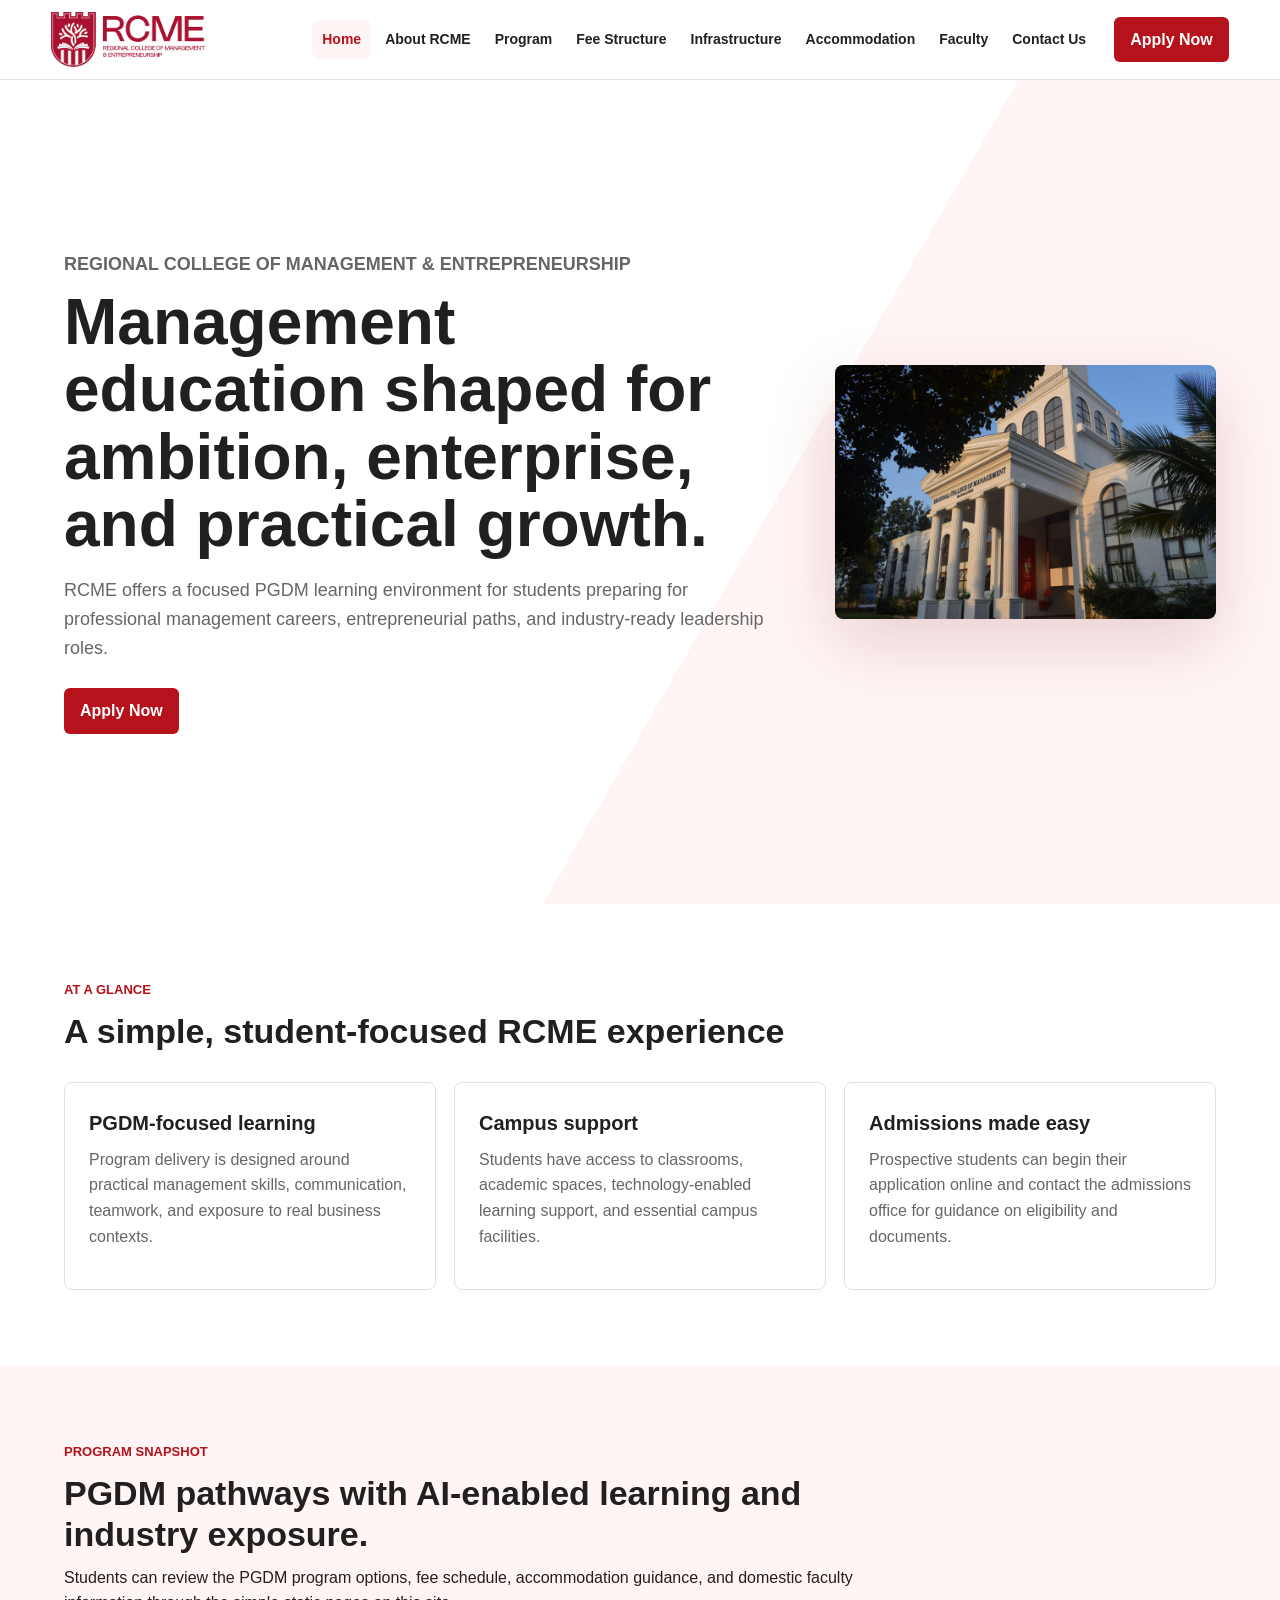
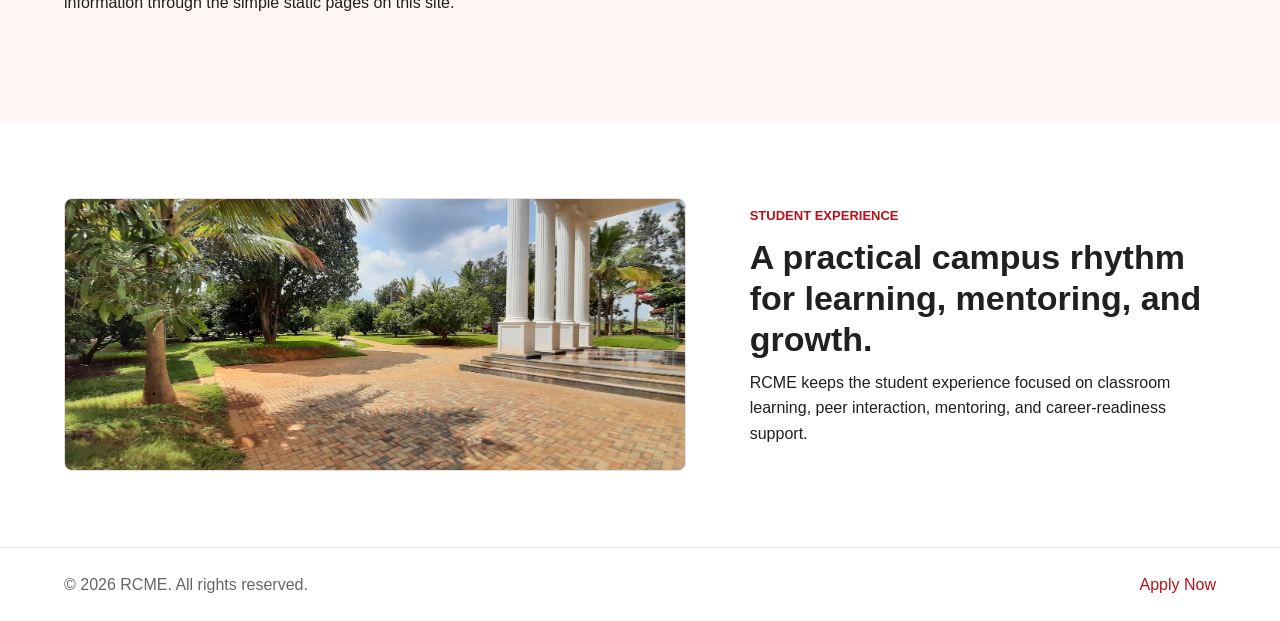
<file: index.html>
<!doctype html>
<html lang="en">
<head>
  <meta charset="utf-8">
  <meta name="viewport" content="width=device-width, initial-scale=1">
  <title>RCME | Home</title>
  <meta name="description" content="RCME official static website with program, fee, campus, accommodation, faculty, and contact information.">
  <link rel="stylesheet" href="css/styles.css">
</head>
<body>
  <header class="site-header">
    <a class="brand" href="index.html" aria-label="RCME home">
      <img src="assets/rcme_primary_red_transparent.png" alt="RCME logo">
    </a>
    <button class="nav-toggle" type="button" aria-expanded="false" aria-controls="site-nav">Menu</button>
    <nav class="site-nav" id="site-nav" aria-label="Primary navigation">
      <a href="index.html" aria-current="page">Home</a>
      <a href="about.html">About RCME</a>
      <a href="program.html">Program</a>
      <a href="fee-structure.html">Fee Structure</a>
      <a href="infra.html">Infrastructure</a>
      <a href="accommodation.html">Accommodation</a>
      <a href="faculty-domestic.html">Faculty</a>
      <a href="contact.html">Contact Us</a>
    </nav>
    <a class="apply-link" href="https://apply.rcmb.in">Apply Now</a>
  </header>

  <main>
    <section class="hero">
      <div class="hero-content">
        <p class="eyebrow">Regional College of Management & Entrepreneurship</p>
        <h1>Management education shaped for ambition, enterprise, and practical growth.</h1>
        <p>RCME offers a focused PGDM learning environment for students preparing for professional management careers, entrepreneurial paths, and industry-ready leadership roles.</p>
        <div class="hero-actions">
          <a class="button primary" href="https://apply.rcmb.in">Apply Now</a>
        </div>
      </div>
      <div class="hero-photo">
        <img src="assets/home-hero.jpg" alt="RCME campus learning environment">
      </div>
    </section>

    <section class="section">
      <div class="section-heading">
        <p class="eyebrow">At a glance</p>
        <h2>A simple, student-focused RCME experience</h2>
      </div>
      <div class="feature-grid">
        <article class="feature-card">
          <h3>PGDM-focused learning</h3>
          <p>Program delivery is designed around practical management skills, communication, teamwork, and exposure to real business contexts.</p>
        </article>
        <article class="feature-card">
          <h3>Campus support</h3>
          <p>Students have access to classrooms, academic spaces, technology-enabled learning support, and essential campus facilities.</p>
        </article>
        <article class="feature-card">
          <h3>Admissions made easy</h3>
          <p>Prospective students can begin their application online and contact the admissions office for guidance on eligibility and documents.</p>
        </article>
      </div>
    </section>

    <section class="section section-soft">
      <div class="section-heading">
        <p class="eyebrow">Program Snapshot</p>
        <h2>PGDM pathways with AI-enabled learning and industry exposure.</h2>
        <p>Students can review the PGDM program options, fee schedule, accommodation guidance, and domestic faculty information through the simple static pages on this site.</p>
      </div>
    </section>

    <section class="section home-visual-section">
      <figure class="home-feature-image">
        <img src="assets/home-feature.jpg" alt="RCME student experience">
      </figure>
      <div class="home-feature-copy">
        <p class="eyebrow">Student Experience</p>
        <h2>A practical campus rhythm for learning, mentoring, and growth.</h2>
        <p>RCME keeps the student experience focused on classroom learning, peer interaction, mentoring, and career-readiness support.</p>
      </div>
    </section>
  </main>

  <footer class="site-footer">
    <p>&copy; 2026 RCME. All rights reserved.</p>
    <a href="https://apply.rcmb.in">Apply Now</a>
  </footer>

  <script src="js/main.js"></script>
</body>
</html>
</file>
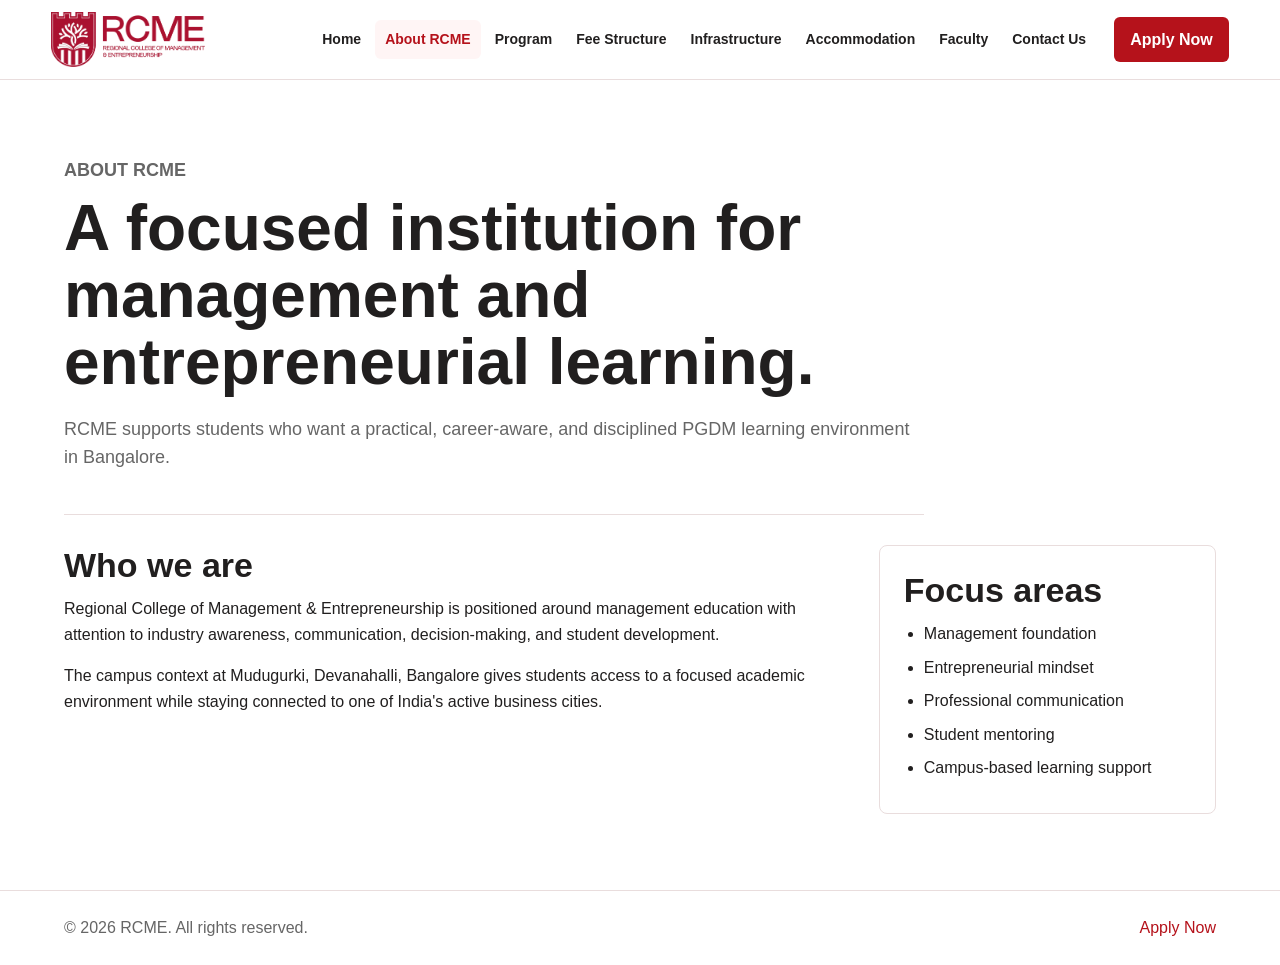
<file: about.html>
<!doctype html>
<html lang="en">
<head>
  <meta charset="utf-8">
  <meta name="viewport" content="width=device-width, initial-scale=1">
  <title>About RCME | RCME</title>
  <meta name="description" content="Learn about RCME, its academic focus, student support, and management education approach.">
  <link rel="stylesheet" href="css/styles.css">
</head>
<body>
  <header class="site-header">
    <a class="brand" href="index.html" aria-label="RCME home">
      <img src="assets/rcme_primary_red_transparent.png" alt="RCME logo">
    </a>
    <button class="nav-toggle" type="button" aria-expanded="false" aria-controls="site-nav">Menu</button>
    <nav class="site-nav" id="site-nav" aria-label="Primary navigation">
      <a href="index.html">Home</a>
      <a href="about.html" aria-current="page">About RCME</a>
      <a href="program.html">Program</a>
      <a href="fee-structure.html">Fee Structure</a>
      <a href="infra.html">Infrastructure</a>
      <a href="accommodation.html">Accommodation</a>
      <a href="faculty-domestic.html">Faculty</a>
      <a href="contact.html">Contact Us</a>
    </nav>
    <a class="apply-link" href="https://apply.rcmb.in">Apply Now</a>
  </header>

  <main class="page">
    <section class="page-hero">
      <p class="eyebrow">About RCME</p>
      <h1>A focused institution for management and entrepreneurial learning.</h1>
      <p>RCME supports students who want a practical, career-aware, and disciplined PGDM learning environment in Bangalore.</p>
    </section>

    <section class="content-grid">
      <article>
        <h2>Who we are</h2>
        <p>Regional College of Management & Entrepreneurship is positioned around management education with attention to industry awareness, communication, decision-making, and student development.</p>
        <p>The campus context at Mudugurki, Devanahalli, Bangalore gives students access to a focused academic environment while staying connected to one of India's active business cities.</p>
      </article>
      <aside class="info-panel">
        <h2>Focus areas</h2>
        <ul class="check-list">
          <li>Management foundation</li>
          <li>Entrepreneurial mindset</li>
          <li>Professional communication</li>
          <li>Student mentoring</li>
          <li>Campus-based learning support</li>
        </ul>
      </aside>
    </section>
  </main>

  <footer class="site-footer">
    <p>&copy; 2026 RCME. All rights reserved.</p>
    <a href="https://apply.rcmb.in">Apply Now</a>
  </footer>

  <script src="js/main.js"></script>
</body>
</html>
</file>
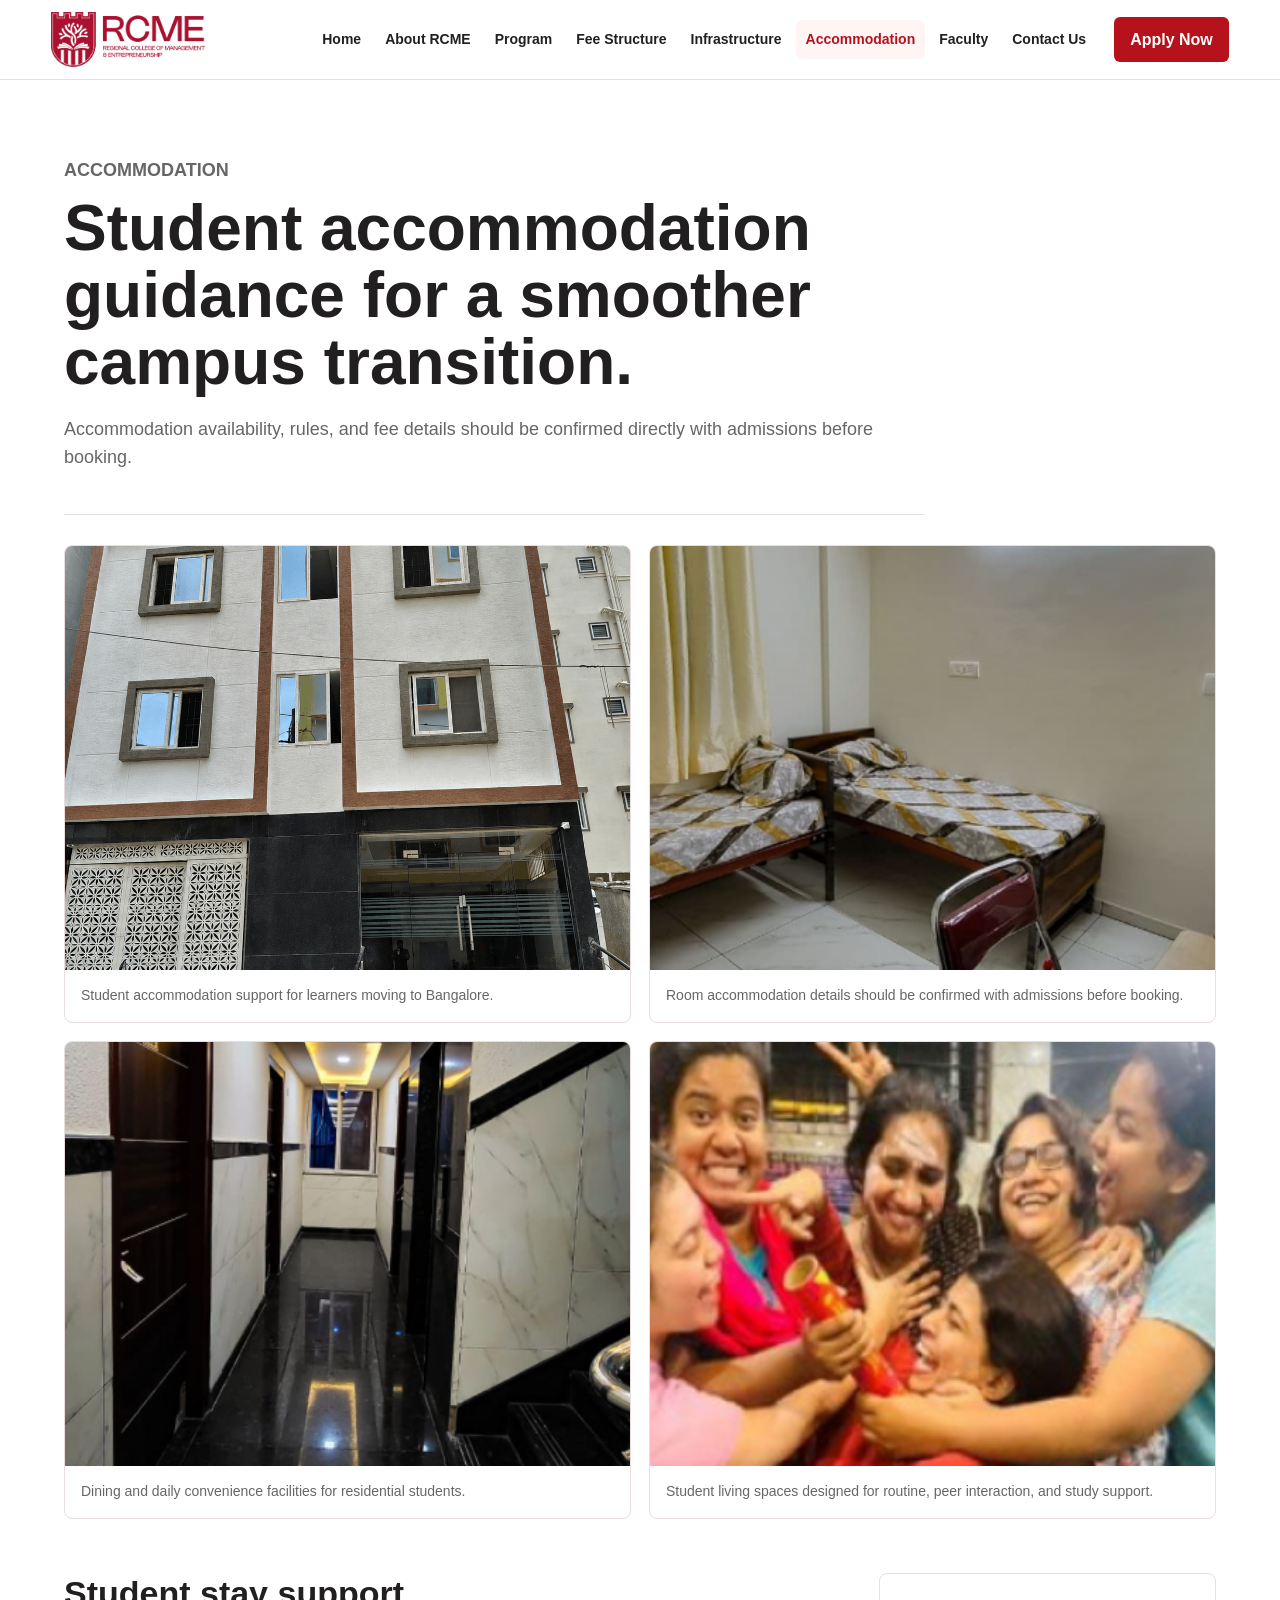
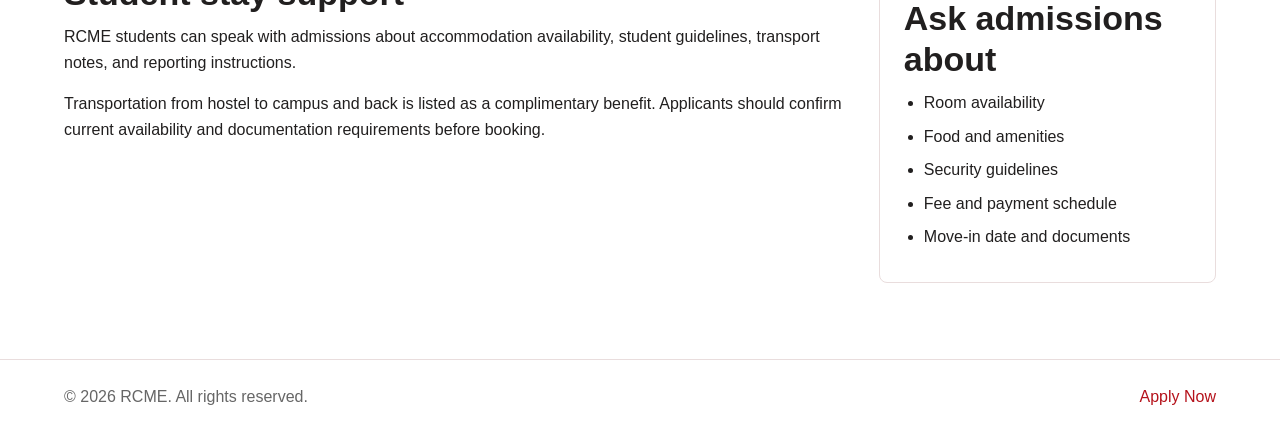
<file: accommodation.html>
<!doctype html>
<html lang="en">
<head>
  <meta charset="utf-8">
  <meta name="viewport" content="width=device-width, initial-scale=1">
  <title>Accommodation | RCME</title>
  <meta name="description" content="RCME accommodation information for students.">
  <link rel="stylesheet" href="css/styles.css">
</head>
<body>
  <header class="site-header">
    <a class="brand" href="index.html" aria-label="RCME home">
      <img src="assets/rcme_primary_red_transparent.png" alt="RCME logo">
    </a>
    <button class="nav-toggle" type="button" aria-expanded="false" aria-controls="site-nav">Menu</button>
    <nav class="site-nav" id="site-nav" aria-label="Primary navigation">
      <a href="index.html">Home</a>
      <a href="about.html">About RCME</a>
      <a href="program.html">Program</a>
      <a href="fee-structure.html">Fee Structure</a>
      <a href="infra.html">Infrastructure</a>
      <a href="accommodation.html" aria-current="page">Accommodation</a>
      <a href="faculty-domestic.html">Faculty</a>
      <a href="contact.html">Contact Us</a>
    </nav>
    <a class="apply-link" href="https://apply.rcmb.in">Apply Now</a>
  </header>

  <main class="page">
    <section class="page-hero">
      <p class="eyebrow">Accommodation</p>
      <h1>Student accommodation guidance for a smoother campus transition.</h1>
      <p>Accommodation availability, rules, and fee details should be confirmed directly with admissions before booking.</p>
    </section>

    <section class="media-grid" aria-label="RCME accommodation gallery">
      <figure class="media-card">
        <img src="assets/campus/hostel.png" alt="Student hostel accommodation">
        <figcaption>Student accommodation support for learners moving to Bangalore.</figcaption>
      </figure>
      <figure class="media-card">
        <img src="assets/campus/room-accommodation.jpg" alt="Hostel room accommodation">
        <figcaption>Room accommodation details should be confirmed with admissions before booking.</figcaption>
      </figure>
      <figure class="media-card">
        <img src="assets/campus/dining.jpg" alt="Dining facility for students">
        <figcaption>Dining and daily convenience facilities for residential students.</figcaption>
      </figure>
      <figure class="media-card">
        <img src="assets/campus/hostel-life.jpg" alt="Student life at hostel accommodation">
        <figcaption>Student living spaces designed for routine, peer interaction, and study support.</figcaption>
      </figure>
    </section>

    <section class="content-grid">
      <article>
        <h2>Student stay support</h2>
        <p>RCME students can speak with admissions about accommodation availability, student guidelines, transport notes, and reporting instructions.</p>
        <p>Transportation from hostel to campus and back is listed as a complimentary benefit. Applicants should confirm current availability and documentation requirements before booking.</p>
      </article>
      <aside class="info-panel">
        <h2>Ask admissions about</h2>
        <ul class="check-list">
          <li>Room availability</li>
          <li>Food and amenities</li>
          <li>Security guidelines</li>
          <li>Fee and payment schedule</li>
          <li>Move-in date and documents</li>
        </ul>
      </aside>
    </section>
  </main>

  <footer class="site-footer">
    <p>&copy; 2026 RCME. All rights reserved.</p>
    <a href="https://apply.rcmb.in">Apply Now</a>
  </footer>

  <script src="js/main.js"></script>
</body>
</html>
</file>
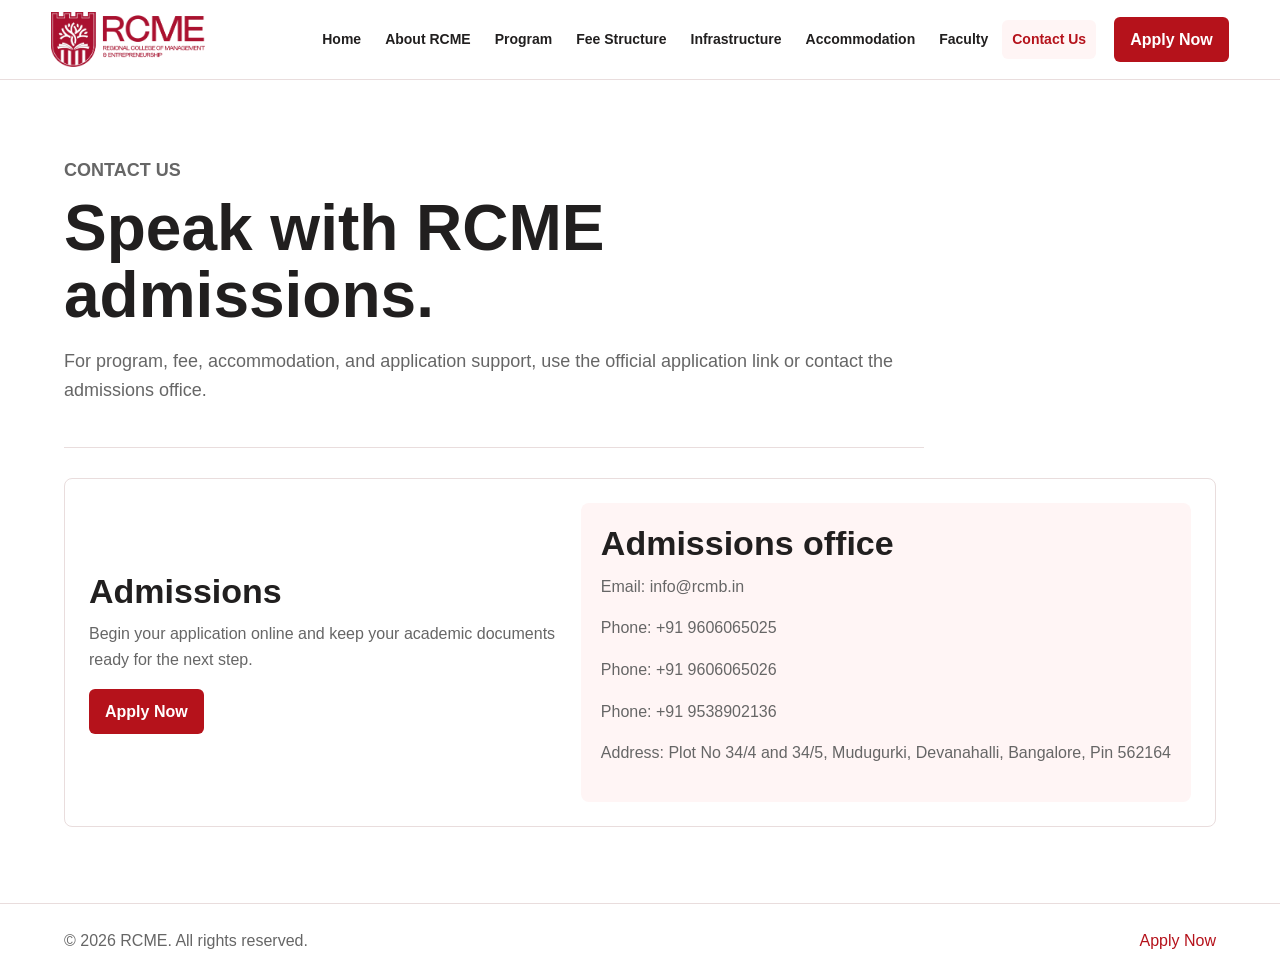
<file: contact.html>
<!doctype html>
<html lang="en">
<head>
  <meta charset="utf-8">
  <meta name="viewport" content="width=device-width, initial-scale=1">
  <title>Contact Us | RCME</title>
  <meta name="description" content="Contact RCME admissions and start your application online.">
  <link rel="stylesheet" href="css/styles.css">
</head>
<body>
  <header class="site-header">
    <a class="brand" href="index.html" aria-label="RCME home">
      <img src="assets/rcme_primary_red_transparent.png" alt="RCME logo">
    </a>
    <button class="nav-toggle" type="button" aria-expanded="false" aria-controls="site-nav">Menu</button>
    <nav class="site-nav" id="site-nav" aria-label="Primary navigation">
      <a href="index.html">Home</a>
      <a href="about.html">About RCME</a>
      <a href="program.html">Program</a>
      <a href="fee-structure.html">Fee Structure</a>
      <a href="infra.html">Infrastructure</a>
      <a href="accommodation.html">Accommodation</a>
      <a href="faculty-domestic.html">Faculty</a>
      <a href="contact.html" aria-current="page">Contact Us</a>
    </nav>
    <a class="apply-link" href="https://apply.rcmb.in">Apply Now</a>
  </header>

  <main class="page">
    <section class="page-hero">
      <p class="eyebrow">Contact Us</p>
      <h1>Speak with RCME admissions.</h1>
      <p>For program, fee, accommodation, and application support, use the official application link or contact the admissions office.</p>
    </section>

    <section class="contact-panel">
      <div>
        <h2>Admissions</h2>
        <p>Begin your application online and keep your academic documents ready for the next step.</p>
        <a class="button primary" href="https://apply.rcmb.in">Apply Now</a>
      </div>
      <div class="contact-details">
        <h2>Admissions office</h2>
        <p>Email: info@rcmb.in</p>
        <p>Phone: +91 9606065025</p>
        <p>Phone: +91 9606065026</p>
        <p>Phone: +91 9538902136</p>
        <p>Address: Plot No 34/4 and 34/5, Mudugurki, Devanahalli, Bangalore, Pin 562164</p>
      </div>
    </section>
  </main>

  <footer class="site-footer">
    <p>&copy; 2026 RCME. All rights reserved.</p>
    <a href="https://apply.rcmb.in">Apply Now</a>
  </footer>

  <script src="js/main.js"></script>
</body>
</html>
</file>
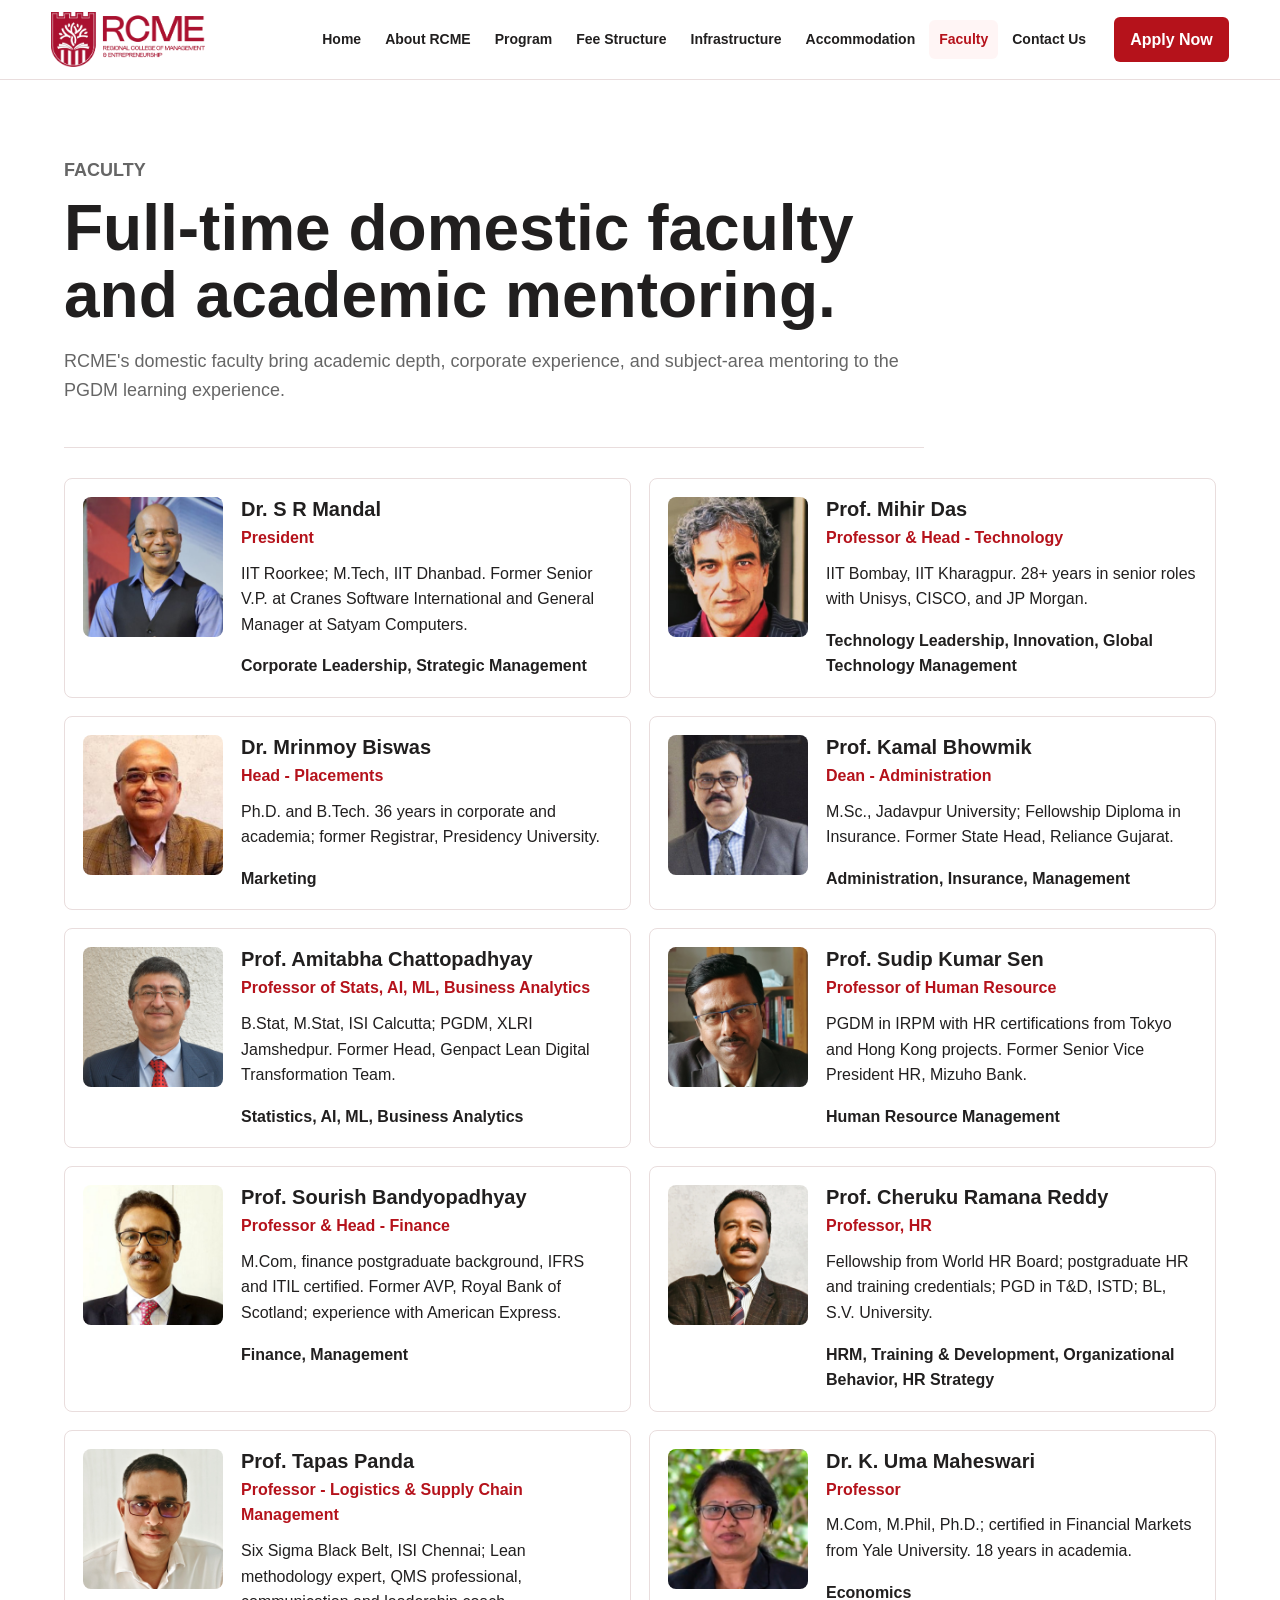
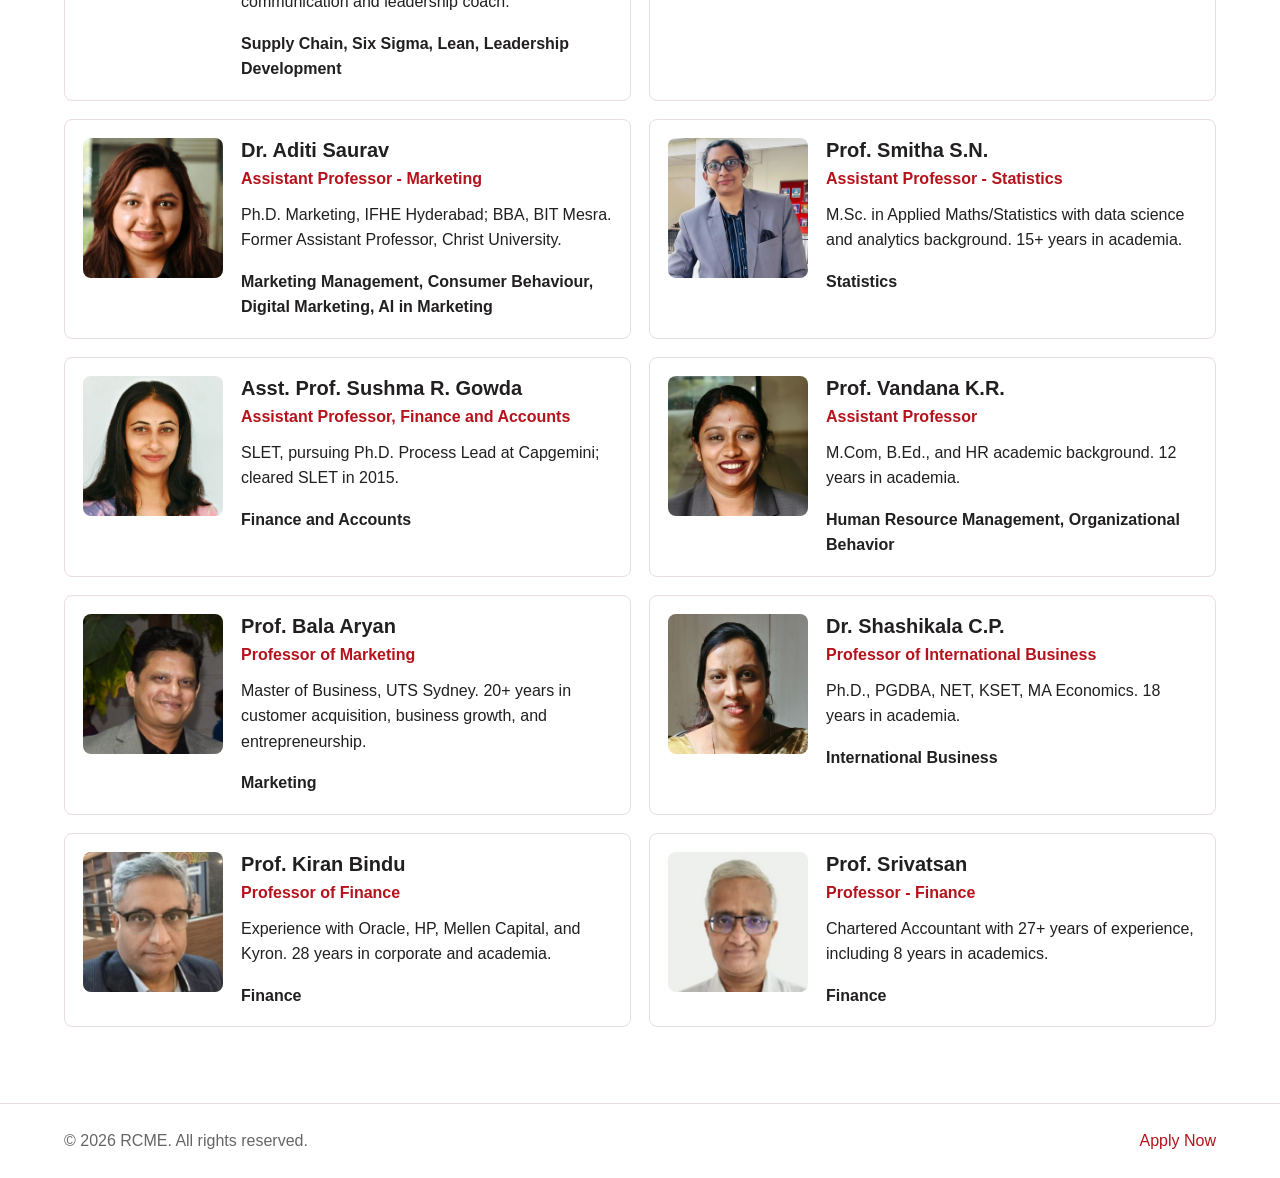
<file: faculty-domestic.html>
<!doctype html>
<html lang="en">
<head>
  <meta charset="utf-8">
  <meta name="viewport" content="width=device-width, initial-scale=1">
  <title>Faculty | RCME</title>
  <meta name="description" content="RCME domestic faculty overview.">
  <link rel="stylesheet" href="css/styles.css">
</head>
<body>
  <header class="site-header">
    <a class="brand" href="index.html" aria-label="RCME home">
      <img src="assets/rcme_primary_red_transparent.png" alt="RCME logo">
    </a>
    <button class="nav-toggle" type="button" aria-expanded="false" aria-controls="site-nav">Menu</button>
    <nav class="site-nav" id="site-nav" aria-label="Primary navigation">
      <a href="index.html">Home</a>
      <a href="about.html">About RCME</a>
      <a href="program.html">Program</a>
      <a href="fee-structure.html">Fee Structure</a>
      <a href="infra.html">Infrastructure</a>
      <a href="accommodation.html">Accommodation</a>
      <a href="faculty-domestic.html" aria-current="page">Faculty</a>
      <a href="contact.html">Contact Us</a>
    </nav>
    <a class="apply-link" href="https://apply.rcmb.in">Apply Now</a>
  </header>

  <main class="page">
    <section class="page-hero">
      <p class="eyebrow">Faculty</p>
      <h1>Full-time domestic faculty and academic mentoring.</h1>
      <p>RCME's domestic faculty bring academic depth, corporate experience, and subject-area mentoring to the PGDM learning experience.</p>
    </section>

    <section class="faculty-grid" aria-label="Full-time domestic faculty profiles">
      <article class="faculty-card">
        <img src="assets/faculty/sr-mandal.jpg" alt="Dr. S R Mandal">
        <div><h2>Dr. S R Mandal</h2><p class="faculty-role">President</p><p>IIT Roorkee; M.Tech, IIT Dhanbad. Former Senior V.P. at Cranes Software International and General Manager at Satyam Computers.</p><p class="faculty-focus">Corporate Leadership, Strategic Management</p></div>
      </article>
      <article class="faculty-card">
        <img src="assets/faculty/mihir-das.jpg" alt="Prof. Mihir Das">
        <div><h2>Prof. Mihir Das</h2><p class="faculty-role">Professor & Head - Technology</p><p>IIT Bombay, IIT Kharagpur. 28+ years in senior roles with Unisys, CISCO, and JP Morgan.</p><p class="faculty-focus">Technology Leadership, Innovation, Global Technology Management</p></div>
      </article>
      <article class="faculty-card">
        <img src="assets/faculty/mrinmoy-biswas.jpg" alt="Dr. Mrinmoy Biswas">
        <div><h2>Dr. Mrinmoy Biswas</h2><p class="faculty-role">Head - Placements</p><p>Ph.D. and B.Tech. 36 years in corporate and academia; former Registrar, Presidency University.</p><p class="faculty-focus">Marketing</p></div>
      </article>
      <article class="faculty-card">
        <img src="assets/faculty/kamal-bhowmik.jpg" alt="Prof. Kamal Bhowmik">
        <div><h2>Prof. Kamal Bhowmik</h2><p class="faculty-role">Dean - Administration</p><p>M.Sc., Jadavpur University; Fellowship Diploma in Insurance. Former State Head, Reliance Gujarat.</p><p class="faculty-focus">Administration, Insurance, Management</p></div>
      </article>
      <article class="faculty-card">
        <img src="assets/faculty/amitabha-chattopadhyay.jpg" alt="Prof. Amitabha Chattopadhyay">
        <div><h2>Prof. Amitabha Chattopadhyay</h2><p class="faculty-role">Professor of Stats, AI, ML, Business Analytics</p><p>B.Stat, M.Stat, ISI Calcutta; PGDM, XLRI Jamshedpur. Former Head, Genpact Lean Digital Transformation Team.</p><p class="faculty-focus">Statistics, AI, ML, Business Analytics</p></div>
      </article>
      <article class="faculty-card">
        <img src="assets/faculty/sudip-kumar-sen.jpg" alt="Prof. Sudip Kumar Sen">
        <div><h2>Prof. Sudip Kumar Sen</h2><p class="faculty-role">Professor of Human Resource</p><p>PGDM in IRPM with HR certifications from Tokyo and Hong Kong projects. Former Senior Vice President HR, Mizuho Bank.</p><p class="faculty-focus">Human Resource Management</p></div>
      </article>
      <article class="faculty-card">
        <img src="assets/faculty/sourish-bandyopadhyay.jpg" alt="Prof. Sourish Bandyopadhyay">
        <div><h2>Prof. Sourish Bandyopadhyay</h2><p class="faculty-role">Professor & Head - Finance</p><p>M.Com, finance postgraduate background, IFRS and ITIL certified. Former AVP, Royal Bank of Scotland; experience with American Express.</p><p class="faculty-focus">Finance, Management</p></div>
      </article>
      <article class="faculty-card">
        <img src="assets/faculty/cheruku-ramana-reddy.jpg" alt="Prof. Cheruku Ramana Reddy">
        <div><h2>Prof. Cheruku Ramana Reddy</h2><p class="faculty-role">Professor, HR</p><p>Fellowship from World HR Board; postgraduate HR and training credentials; PGD in T&D, ISTD; BL, S.V. University.</p><p class="faculty-focus">HRM, Training & Development, Organizational Behavior, HR Strategy</p></div>
      </article>
      <article class="faculty-card">
        <img src="assets/faculty/tapas-panda.jpg" alt="Prof. Tapas Panda">
        <div><h2>Prof. Tapas Panda</h2><p class="faculty-role">Professor - Logistics & Supply Chain Management</p><p>Six Sigma Black Belt, ISI Chennai; Lean methodology expert, QMS professional, communication and leadership coach.</p><p class="faculty-focus">Supply Chain, Six Sigma, Lean, Leadership Development</p></div>
      </article>
      <article class="faculty-card">
        <img src="assets/faculty/k-uma-maheswari.jpg" alt="Dr. K. Uma Maheswari">
        <div><h2>Dr. K. Uma Maheswari</h2><p class="faculty-role">Professor</p><p>M.Com, M.Phil, Ph.D.; certified in Financial Markets from Yale University. 18 years in academia.</p><p class="faculty-focus">Economics</p></div>
      </article>
      <article class="faculty-card">
        <img src="assets/faculty/aditi-saurav.png" alt="Dr. Aditi Saurav">
        <div><h2>Dr. Aditi Saurav</h2><p class="faculty-role">Assistant Professor - Marketing</p><p>Ph.D. Marketing, IFHE Hyderabad; BBA, BIT Mesra. Former Assistant Professor, Christ University.</p><p class="faculty-focus">Marketing Management, Consumer Behaviour, Digital Marketing, AI in Marketing</p></div>
      </article>
      <article class="faculty-card">
        <img src="assets/faculty/smitha-sn.jpg" alt="Prof. Smitha S.N.">
        <div><h2>Prof. Smitha S.N.</h2><p class="faculty-role">Assistant Professor - Statistics</p><p>M.Sc. in Applied Maths/Statistics with data science and analytics background. 15+ years in academia.</p><p class="faculty-focus">Statistics</p></div>
      </article>
      <article class="faculty-card">
        <img src="assets/faculty/sushma-r-gowda.jpg" alt="Asst. Prof. Sushma R. Gowda">
        <div><h2>Asst. Prof. Sushma R. Gowda</h2><p class="faculty-role">Assistant Professor, Finance and Accounts</p><p>SLET, pursuing Ph.D. Process Lead at Capgemini; cleared SLET in 2015.</p><p class="faculty-focus">Finance and Accounts</p></div>
      </article>
      <article class="faculty-card">
        <img src="assets/faculty/vandana-kr.jpg" alt="Prof. Vandana K.R.">
        <div><h2>Prof. Vandana K.R.</h2><p class="faculty-role">Assistant Professor</p><p>M.Com, B.Ed., and HR academic background. 12 years in academia.</p><p class="faculty-focus">Human Resource Management, Organizational Behavior</p></div>
      </article>
      <article class="faculty-card">
        <img src="assets/faculty/bala-aryan.jpg" alt="Prof. Bala Aryan">
        <div><h2>Prof. Bala Aryan</h2><p class="faculty-role">Professor of Marketing</p><p>Master of Business, UTS Sydney. 20+ years in customer acquisition, business growth, and entrepreneurship.</p><p class="faculty-focus">Marketing</p></div>
      </article>
      <article class="faculty-card">
        <img src="assets/faculty/shashikala-cp.jpg" alt="Dr. Shashikala C.P.">
        <div><h2>Dr. Shashikala C.P.</h2><p class="faculty-role">Professor of International Business</p><p>Ph.D., PGDBA, NET, KSET, MA Economics. 18 years in academia.</p><p class="faculty-focus">International Business</p></div>
      </article>
      <article class="faculty-card">
        <img src="assets/faculty/kiran-bindu.jpg" alt="Prof. Kiran Bindu">
        <div><h2>Prof. Kiran Bindu</h2><p class="faculty-role">Professor of Finance</p><p>Experience with Oracle, HP, Mellen Capital, and Kyron. 28 years in corporate and academia.</p><p class="faculty-focus">Finance</p></div>
      </article>
      <article class="faculty-card">
        <img src="assets/faculty/srivatsan.jpg" alt="Prof. Srivatsan">
        <div><h2>Prof. Srivatsan</h2><p class="faculty-role">Professor - Finance</p><p>Chartered Accountant with 27+ years of experience, including 8 years in academics.</p><p class="faculty-focus">Finance</p></div>
      </article>
    </section>
  </main>

  <footer class="site-footer">
    <p>&copy; 2026 RCME. All rights reserved.</p>
    <a href="https://apply.rcmb.in">Apply Now</a>
  </footer>

  <script src="js/main.js"></script>
</body>
</html>
</file>
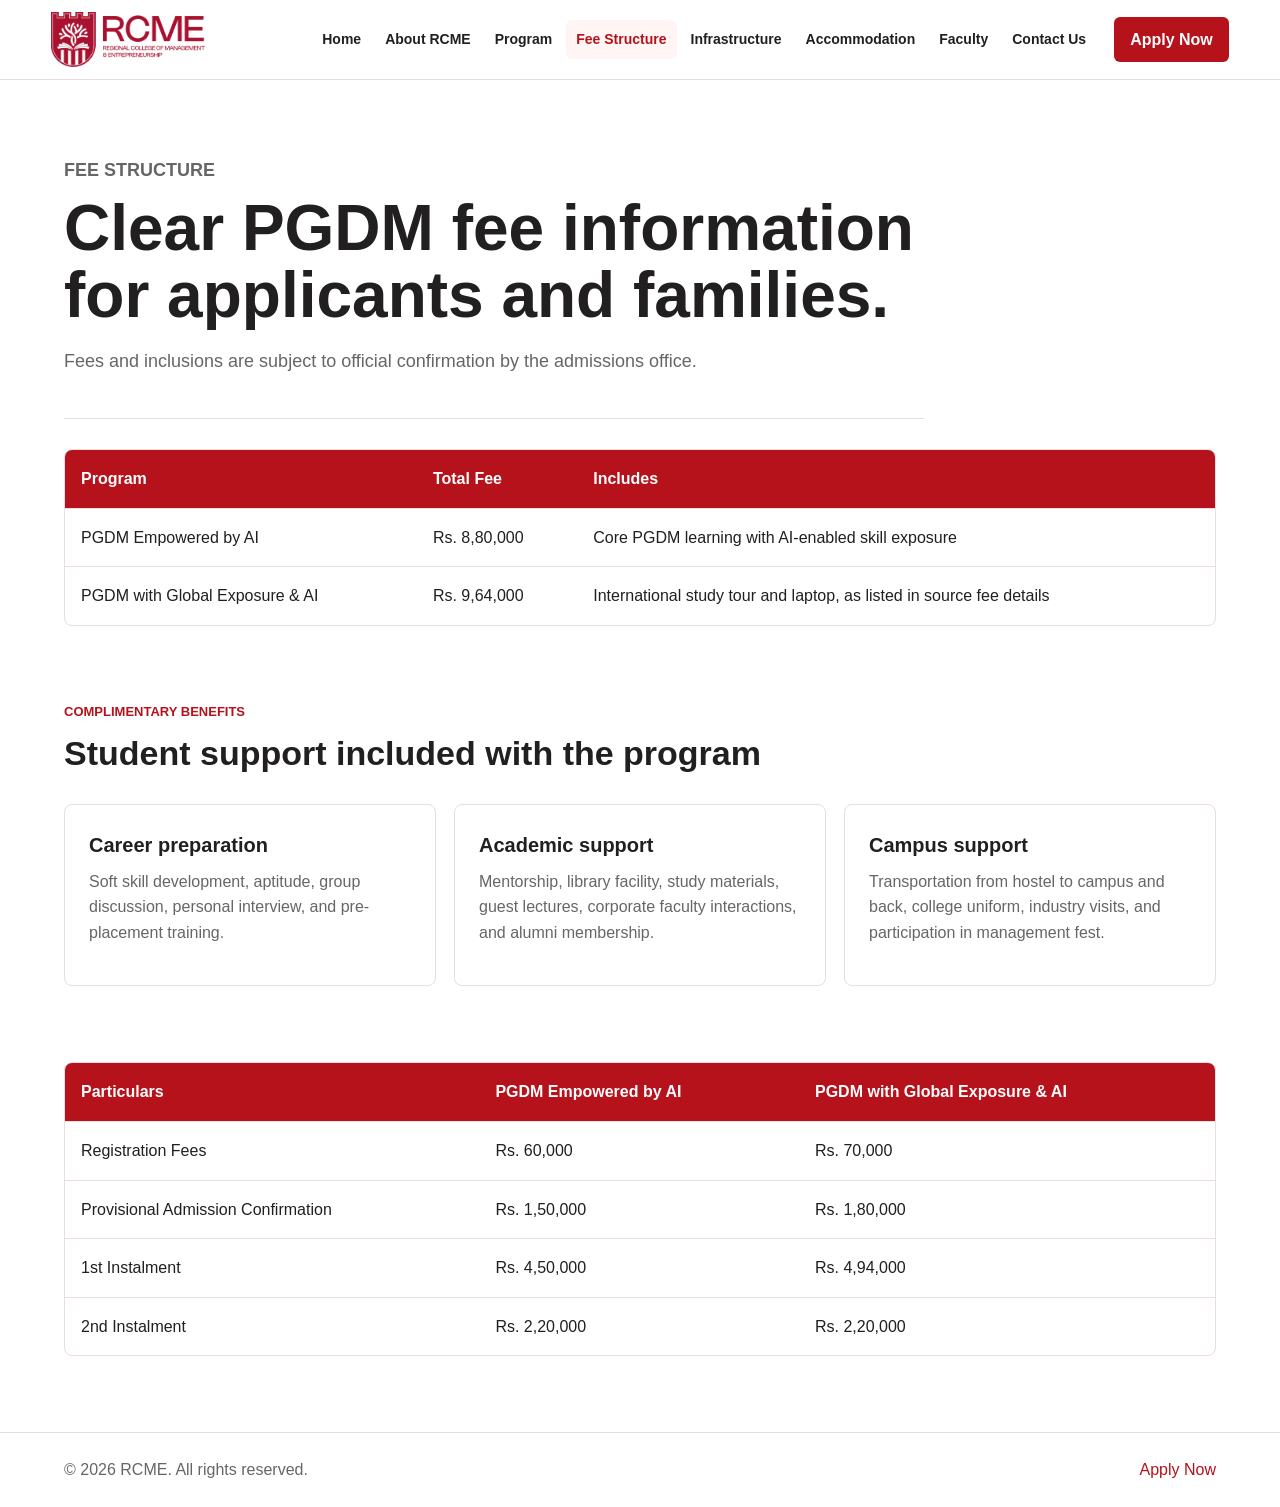
<file: fee-structure.html>
<!doctype html>
<html lang="en">
<head>
  <meta charset="utf-8">
  <meta name="viewport" content="width=device-width, initial-scale=1">
  <title>Fee Structure | RCME</title>
  <meta name="description" content="RCME fee structure information and admissions payment guidance.">
  <link rel="stylesheet" href="css/styles.css">
</head>
<body>
  <header class="site-header">
    <a class="brand" href="index.html" aria-label="RCME home">
      <img src="assets/rcme_primary_red_transparent.png" alt="RCME logo">
    </a>
    <button class="nav-toggle" type="button" aria-expanded="false" aria-controls="site-nav">Menu</button>
    <nav class="site-nav" id="site-nav" aria-label="Primary navigation">
      <a href="index.html">Home</a>
      <a href="about.html">About RCME</a>
      <a href="program.html">Program</a>
      <a href="fee-structure.html" aria-current="page">Fee Structure</a>
      <a href="infra.html">Infrastructure</a>
      <a href="accommodation.html">Accommodation</a>
      <a href="faculty-domestic.html">Faculty</a>
      <a href="contact.html">Contact Us</a>
    </nav>
    <a class="apply-link" href="https://apply.rcmb.in">Apply Now</a>
  </header>

  <main class="page">
    <section class="page-hero">
      <p class="eyebrow">Fee Structure</p>
      <h1>Clear PGDM fee information for applicants and families.</h1>
      <p>Fees and inclusions are subject to official confirmation by the admissions office.</p>
    </section>

    <section class="table-wrap" aria-label="PGDM fee structure">
      <table>
        <thead>
          <tr>
            <th>Program</th>
            <th>Total Fee</th>
            <th>Includes</th>
          </tr>
        </thead>
        <tbody>
          <tr>
            <td>PGDM Empowered by AI</td>
            <td>Rs. 8,80,000</td>
            <td>Core PGDM learning with AI-enabled skill exposure</td>
          </tr>
          <tr>
            <td>PGDM with Global Exposure & AI</td>
            <td>Rs. 9,64,000</td>
            <td>International study tour and laptop, as listed in source fee details</td>
          </tr>
        </tbody>
      </table>
    </section>

    <section class="section compact-section">
      <div class="section-heading">
        <p class="eyebrow">Complimentary Benefits</p>
        <h2>Student support included with the program</h2>
      </div>
      <div class="feature-grid">
        <article class="feature-card"><h3>Career preparation</h3><p>Soft skill development, aptitude, group discussion, personal interview, and pre-placement training.</p></article>
        <article class="feature-card"><h3>Academic support</h3><p>Mentorship, library facility, study materials, guest lectures, corporate faculty interactions, and alumni membership.</p></article>
        <article class="feature-card"><h3>Campus support</h3><p>Transportation from hostel to campus and back, college uniform, industry visits, and participation in management fest.</p></article>
      </div>
    </section>

    <section class="table-wrap" aria-label="PGDM payment schedule">
      <table>
        <thead>
          <tr>
            <th>Particulars</th>
            <th>PGDM Empowered by AI</th>
            <th>PGDM with Global Exposure & AI</th>
          </tr>
        </thead>
        <tbody>
          <tr><td>Registration Fees</td><td>Rs. 60,000</td><td>Rs. 70,000</td></tr>
          <tr><td>Provisional Admission Confirmation</td><td>Rs. 1,50,000</td><td>Rs. 1,80,000</td></tr>
          <tr><td>1st Instalment</td><td>Rs. 4,50,000</td><td>Rs. 4,94,000</td></tr>
          <tr><td>2nd Instalment</td><td>Rs. 2,20,000</td><td>Rs. 2,20,000</td></tr>
        </tbody>
      </table>
    </section>
  </main>

  <footer class="site-footer">
    <p>&copy; 2026 RCME. All rights reserved.</p>
    <a href="https://apply.rcmb.in">Apply Now</a>
  </footer>

  <script src="js/main.js"></script>
</body>
</html>
</file>
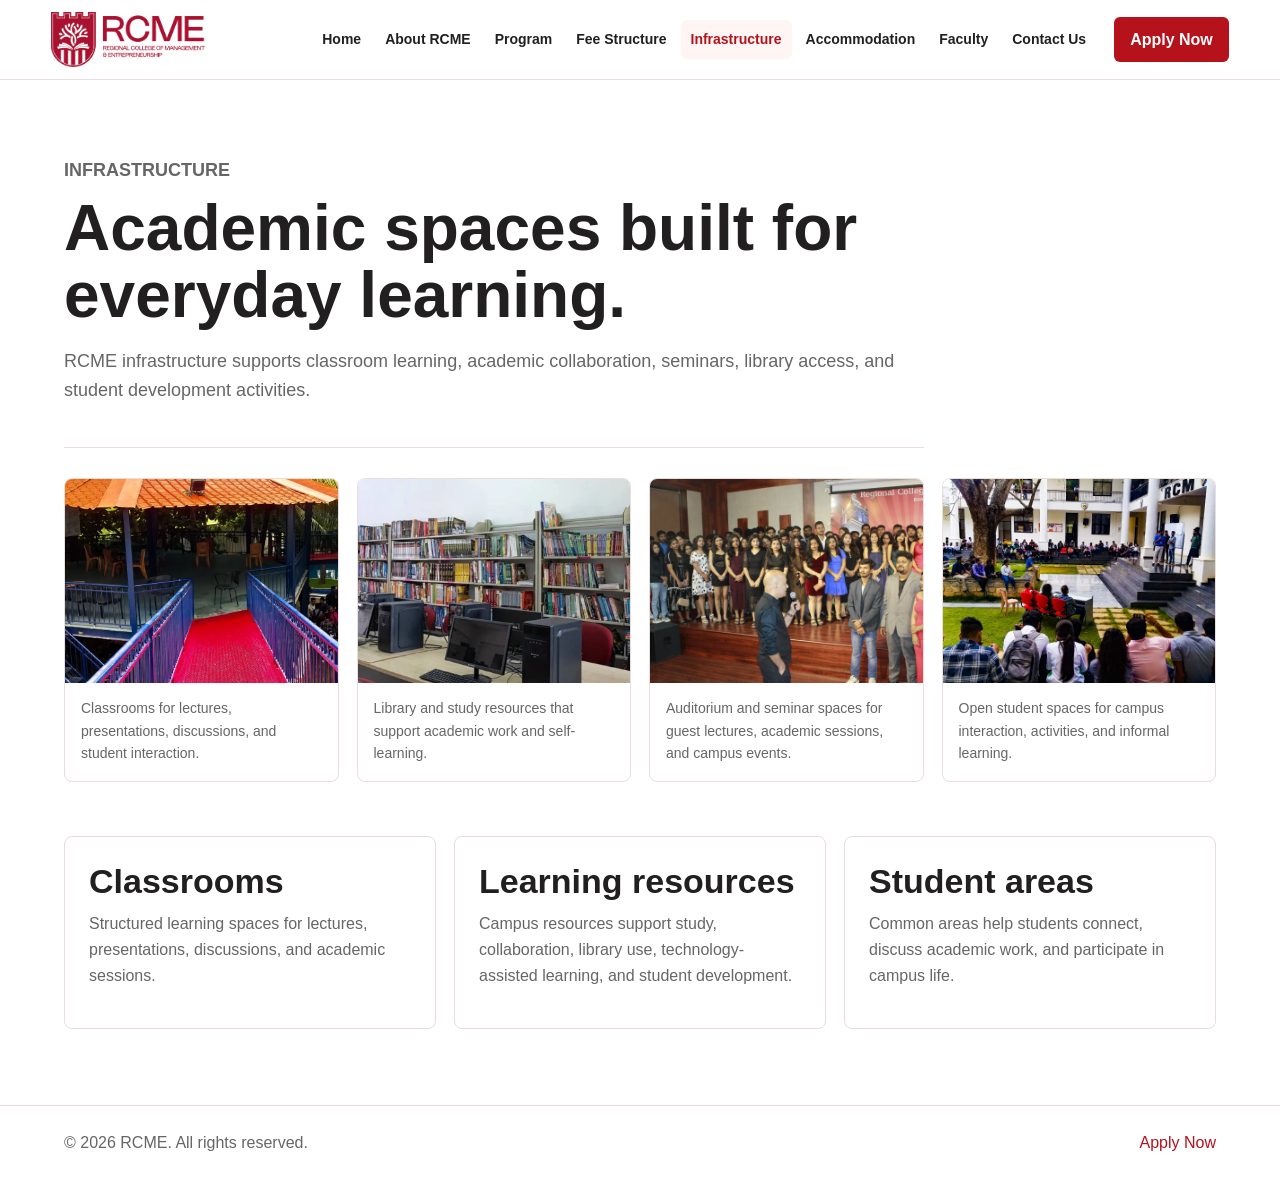
<file: infra.html>
<!doctype html>
<html lang="en">
<head>
  <meta charset="utf-8">
  <meta name="viewport" content="width=device-width, initial-scale=1">
  <title>Infrastructure | RCME</title>
  <meta name="description" content="RCME infrastructure and campus facilities overview.">
  <link rel="stylesheet" href="css/styles.css">
</head>
<body>
  <header class="site-header">
    <a class="brand" href="index.html" aria-label="RCME home">
      <img src="assets/rcme_primary_red_transparent.png" alt="RCME logo">
    </a>
    <button class="nav-toggle" type="button" aria-expanded="false" aria-controls="site-nav">Menu</button>
    <nav class="site-nav" id="site-nav" aria-label="Primary navigation">
      <a href="index.html">Home</a>
      <a href="about.html">About RCME</a>
      <a href="program.html">Program</a>
      <a href="fee-structure.html">Fee Structure</a>
      <a href="infra.html" aria-current="page">Infrastructure</a>
      <a href="accommodation.html">Accommodation</a>
      <a href="faculty-domestic.html">Faculty</a>
      <a href="contact.html">Contact Us</a>
    </nav>
    <a class="apply-link" href="https://apply.rcmb.in">Apply Now</a>
  </header>

  <main class="page">
    <section class="page-hero">
      <p class="eyebrow">Infrastructure</p>
      <h1>Academic spaces built for everyday learning.</h1>
      <p>RCME infrastructure supports classroom learning, academic collaboration, seminars, library access, and student development activities.</p>
    </section>

    <section class="media-grid media-grid-large" aria-label="RCME infrastructure gallery">
      <figure class="media-card">
        <img src="assets/campus/classrooms.png" alt="Smart classroom at the RCME campus">
        <figcaption>Classrooms for lectures, presentations, discussions, and student interaction.</figcaption>
      </figure>
      <figure class="media-card">
        <img src="assets/campus/library.png" alt="Library and study resources at the RCME campus">
        <figcaption>Library and study resources that support academic work and self-learning.</figcaption>
      </figure>
      <figure class="media-card">
        <img src="assets/campus/auditorium.png" alt="Auditorium and seminar space at the RCME campus">
        <figcaption>Auditorium and seminar spaces for guest lectures, academic sessions, and campus events.</figcaption>
      </figure>
      <figure class="media-card">
        <img src="assets/campus/amphitheatre.png" alt="Amphitheatre and outdoor learning space at the RCME campus">
        <figcaption>Open student spaces for campus interaction, activities, and informal learning.</figcaption>
      </figure>
    </section>

    <section class="feature-grid">
      <article class="feature-card">
        <h2>Classrooms</h2>
        <p>Structured learning spaces for lectures, presentations, discussions, and academic sessions.</p>
      </article>
      <article class="feature-card">
        <h2>Learning resources</h2>
        <p>Campus resources support study, collaboration, library use, technology-assisted learning, and student development.</p>
      </article>
      <article class="feature-card">
        <h2>Student areas</h2>
        <p>Common areas help students connect, discuss academic work, and participate in campus life.</p>
      </article>
    </section>
  </main>

  <footer class="site-footer">
    <p>&copy; 2026 RCME. All rights reserved.</p>
    <a href="https://apply.rcmb.in">Apply Now</a>
  </footer>

  <script src="js/main.js"></script>
</body>
</html>
</file>
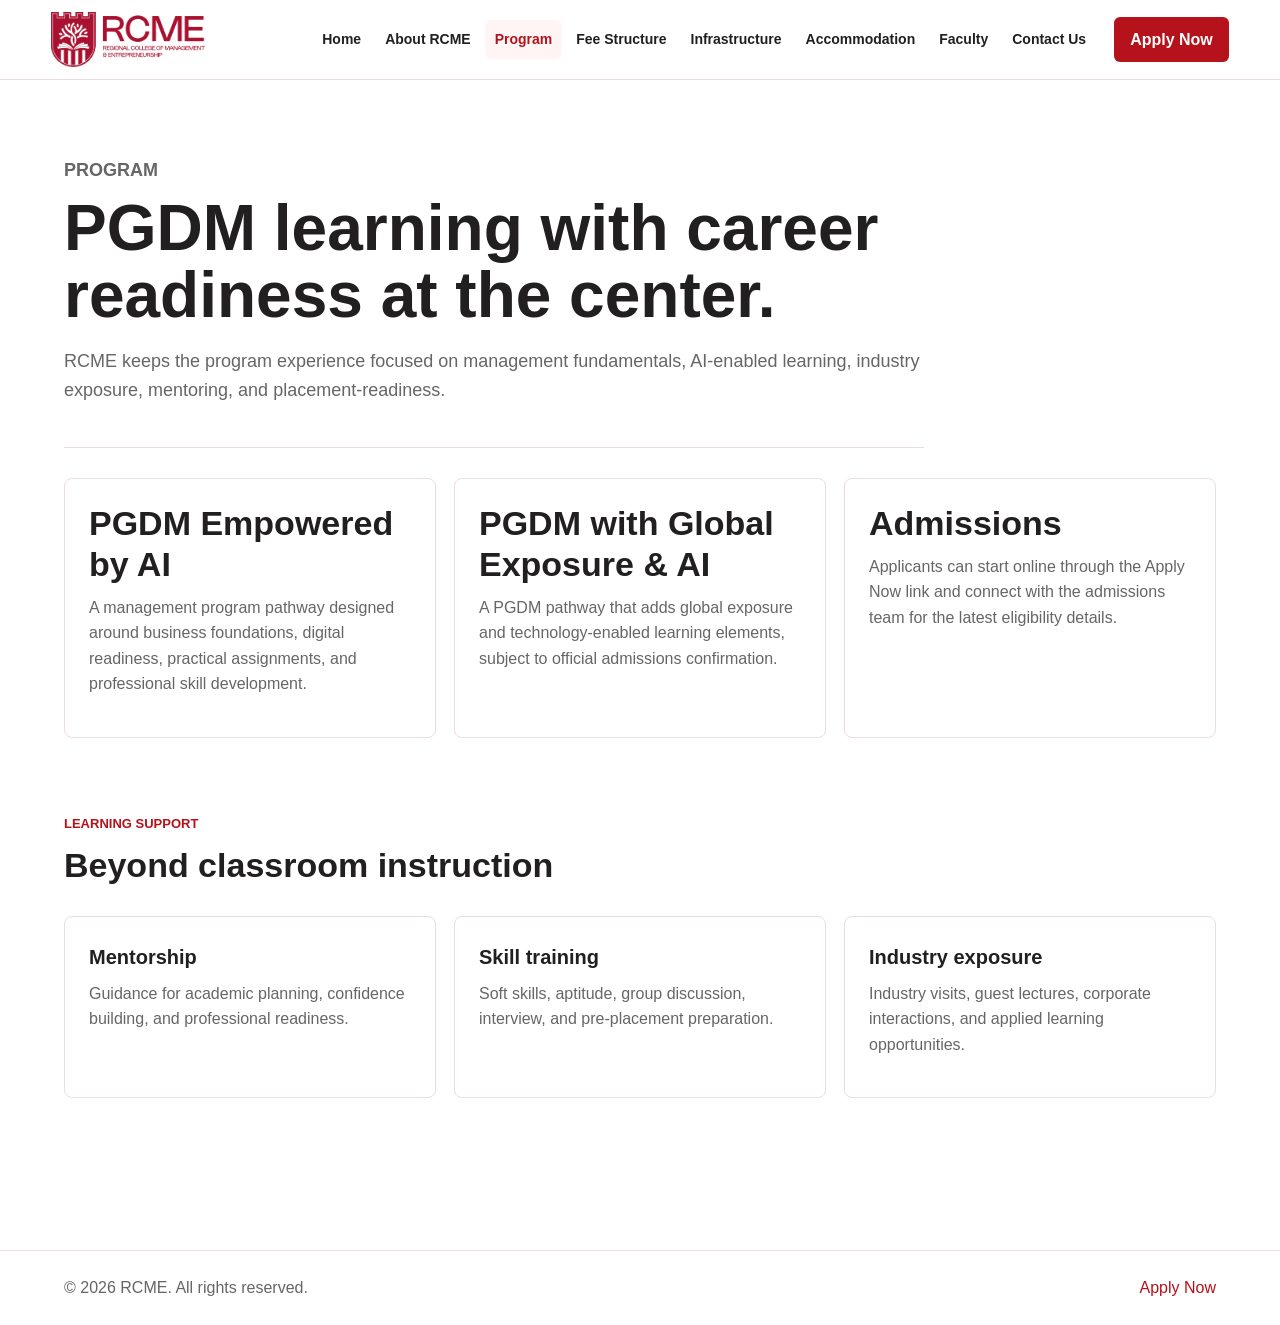
<file: program.html>
<!doctype html>
<html lang="en">
<head>
  <meta charset="utf-8">
  <meta name="viewport" content="width=device-width, initial-scale=1">
  <title>Program | RCME</title>
  <meta name="description" content="Explore the RCME program structure and learning approach.">
  <link rel="stylesheet" href="css/styles.css">
</head>
<body>
  <header class="site-header">
    <a class="brand" href="index.html" aria-label="RCME home">
      <img src="assets/rcme_primary_red_transparent.png" alt="RCME logo">
    </a>
    <button class="nav-toggle" type="button" aria-expanded="false" aria-controls="site-nav">Menu</button>
    <nav class="site-nav" id="site-nav" aria-label="Primary navigation">
      <a href="index.html">Home</a>
      <a href="about.html">About RCME</a>
      <a href="program.html" aria-current="page">Program</a>
      <a href="fee-structure.html">Fee Structure</a>
      <a href="infra.html">Infrastructure</a>
      <a href="accommodation.html">Accommodation</a>
      <a href="faculty-domestic.html">Faculty</a>
      <a href="contact.html">Contact Us</a>
    </nav>
    <a class="apply-link" href="https://apply.rcmb.in">Apply Now</a>
  </header>

  <main class="page">
    <section class="page-hero">
      <p class="eyebrow">Program</p>
      <h1>PGDM learning with career readiness at the center.</h1>
      <p>RCME keeps the program experience focused on management fundamentals, AI-enabled learning, industry exposure, mentoring, and placement-readiness.</p>
    </section>

    <section class="feature-grid">
      <article class="feature-card">
        <h2>PGDM Empowered by AI</h2>
        <p>A management program pathway designed around business foundations, digital readiness, practical assignments, and professional skill development.</p>
      </article>
      <article class="feature-card">
        <h2>PGDM with Global Exposure & AI</h2>
        <p>A PGDM pathway that adds global exposure and technology-enabled learning elements, subject to official admissions confirmation.</p>
      </article>
      <article class="feature-card">
        <h2>Admissions</h2>
        <p>Applicants can start online through the Apply Now link and connect with the admissions team for the latest eligibility details.</p>
      </article>
    </section>

    <section class="section compact-section">
      <div class="section-heading">
        <p class="eyebrow">Learning Support</p>
        <h2>Beyond classroom instruction</h2>
      </div>
      <div class="feature-grid">
        <article class="feature-card"><h3>Mentorship</h3><p>Guidance for academic planning, confidence building, and professional readiness.</p></article>
        <article class="feature-card"><h3>Skill training</h3><p>Soft skills, aptitude, group discussion, interview, and pre-placement preparation.</p></article>
        <article class="feature-card"><h3>Industry exposure</h3><p>Industry visits, guest lectures, corporate interactions, and applied learning opportunities.</p></article>
      </div>
    </section>
  </main>

  <footer class="site-footer">
    <p>&copy; 2026 RCME. All rights reserved.</p>
    <a href="https://apply.rcmb.in">Apply Now</a>
  </footer>

  <script src="js/main.js"></script>
</body>
</html>
</file>
<file: css/styles.css>
:root {
  --red: #b5121b;
  --red-dark: #7f0d14;
  --ink: #211f1f;
  --muted: #666;
  --line: #e9dddd;
  --soft: #fff5f5;
  --white: #fff;
}

* {
  box-sizing: border-box;
}

body {
  margin: 0;
  color: var(--ink);
  background: var(--white);
  font-family: Arial, Helvetica, sans-serif;
  line-height: 1.6;
}

img {
  display: block;
  max-width: 100%;
}

a {
  color: var(--red);
  text-decoration: none;
}

a:hover {
  color: var(--red-dark);
}

.site-header {
  position: sticky;
  top: 0;
  z-index: 10;
  display: flex;
  align-items: center;
  gap: 18px;
  min-height: 76px;
  padding: 12px clamp(18px, 4vw, 56px);
  border-bottom: 1px solid var(--line);
  background: rgba(255, 255, 255, 0.96);
}

.brand {
  flex: 0 0 auto;
}

.brand img {
  width: 154px;
  height: auto;
}

.site-nav {
  display: flex;
  align-items: center;
  gap: 4px;
  margin-left: auto;
}

.site-nav a {
  padding: 8px 10px;
  border-radius: 6px;
  color: var(--ink);
  font-size: 14px;
  font-weight: 700;
}

.site-nav a:hover,
.site-nav a[aria-current="page"] {
  color: var(--red);
  background: var(--soft);
}

.apply-link,
.button {
  display: inline-flex;
  align-items: center;
  justify-content: center;
  min-height: 42px;
  padding: 10px 16px;
  border-radius: 6px;
  font-weight: 700;
}

.apply-link,
.button.primary {
  color: var(--white);
  background: var(--red);
}

.apply-link:hover,
.button.primary:hover {
  color: var(--white);
  background: var(--red-dark);
}

.button.secondary {
  color: var(--red);
  border: 1px solid var(--red);
  background: var(--white);
}

.nav-toggle {
  display: none;
  min-height: 40px;
  padding: 8px 12px;
  border: 1px solid var(--line);
  border-radius: 6px;
  color: var(--red);
  background: var(--white);
  font-weight: 700;
}

.hero {
  display: grid;
  grid-template-columns: minmax(0, 1.3fr) minmax(220px, 0.7fr);
  gap: clamp(28px, 5vw, 72px);
  align-items: center;
  min-height: calc(100vh - 76px);
  padding: clamp(42px, 7vw, 92px) clamp(18px, 5vw, 76px);
  background: linear-gradient(120deg, #fff 0%, #fff 58%, var(--soft) 58%, var(--soft) 100%);
}

.hero-content {
  max-width: 780px;
}

.eyebrow {
  margin: 0 0 10px;
  color: var(--red);
  font-size: 13px;
  font-weight: 800;
  letter-spacing: 0;
  text-transform: uppercase;
}

h1,
h2,
h3,
p {
  margin-top: 0;
}

h1 {
  margin-bottom: 18px;
  font-size: clamp(36px, 6vw, 64px);
  line-height: 1.05;
}

h2 {
  margin-bottom: 10px;
  font-size: clamp(24px, 3vw, 34px);
  line-height: 1.2;
}

h3 {
  margin-bottom: 8px;
  font-size: 20px;
}

.hero p,
.page-hero p {
  color: var(--muted);
  font-size: 18px;
}

.hero-actions {
  display: flex;
  flex-wrap: wrap;
  gap: 12px;
  margin-top: 26px;
}

.hero-photo {
  overflow: hidden;
  border-radius: 8px;
  box-shadow: 0 24px 70px rgba(127, 13, 20, 0.16);
}

.hero-photo img {
  width: 100%;
  aspect-ratio: 3 / 2;
  object-fit: cover;
}

.home-visual-section {
  display: grid;
  grid-template-columns: minmax(0, 1fr) minmax(280px, 0.75fr);
  gap: clamp(24px, 5vw, 64px);
  align-items: center;
}

.home-feature-image {
  margin: 0;
  overflow: hidden;
  border-radius: 8px;
  border: 1px solid var(--line);
}

.home-feature-image img {
  width: 100%;
  aspect-ratio: 16 / 7;
  object-fit: cover;
}

.home-feature-copy {
  max-width: 560px;
}

.section,
.page {
  padding: clamp(36px, 6vw, 76px) clamp(18px, 5vw, 76px);
}

.section-soft {
  background: var(--soft);
}

.compact-section {
  padding-right: 0;
  padding-left: 0;
}

.section-heading,
.page-hero {
  max-width: 860px;
  margin-bottom: 30px;
}

.page-hero {
  padding-bottom: 24px;
  border-bottom: 1px solid var(--line);
}

.feature-grid {
  display: grid;
  grid-template-columns: repeat(3, minmax(0, 1fr));
  gap: 18px;
}

.media-grid {
  display: grid;
  grid-template-columns: repeat(2, minmax(0, 1fr));
  gap: 18px;
  margin-bottom: clamp(28px, 5vw, 54px);
}

.media-grid-large {
  grid-template-columns: repeat(4, minmax(0, 1fr));
}

.media-card {
  margin: 0;
  overflow: hidden;
  border: 1px solid var(--line);
  border-radius: 8px;
  background: var(--white);
}

.media-card img {
  width: 100%;
  aspect-ratio: 4 / 3;
  object-fit: cover;
}

.media-card figcaption {
  padding: 14px 16px 16px;
  color: var(--muted);
  font-size: 14px;
}

.feature-card,
.info-panel,
.contact-panel,
.faculty-row {
  border: 1px solid var(--line);
  border-radius: 8px;
  background: var(--white);
}

.feature-card,
.info-panel {
  padding: 24px;
}

.feature-card p,
.info-panel p,
.faculty-row p,
.contact-panel p {
  color: var(--muted);
}

.content-grid {
  display: grid;
  grid-template-columns: minmax(0, 1.4fr) minmax(260px, 0.6fr);
  gap: 28px;
  align-items: start;
}

.check-list {
  margin: 0;
  padding-left: 20px;
}

.check-list li {
  margin-bottom: 8px;
}

.table-wrap {
  overflow-x: auto;
  border: 1px solid var(--line);
  border-radius: 8px;
}

table {
  width: 100%;
  border-collapse: collapse;
  min-width: 560px;
}

th,
td {
  padding: 16px;
  border-bottom: 1px solid var(--line);
  text-align: left;
}

th {
  color: var(--white);
  background: var(--red);
}

tr:last-child td {
  border-bottom: 0;
}

.faculty-list {
  display: grid;
  gap: 16px;
}

.faculty-grid {
  display: grid;
  grid-template-columns: repeat(2, minmax(0, 1fr));
  gap: 18px;
}

.faculty-card {
  display: grid;
  grid-template-columns: 140px minmax(0, 1fr);
  gap: 18px;
  align-items: start;
  padding: 18px;
  border: 1px solid var(--line);
  border-radius: 8px;
  background: var(--white);
}

.faculty-card img {
  width: 140px;
  aspect-ratio: 1 / 1;
  border-radius: 8px;
  object-fit: cover;
  background: var(--soft);
}

.faculty-card h2 {
  margin-bottom: 4px;
  font-size: 20px;
}

.faculty-role {
  margin-bottom: 10px;
  color: var(--red);
  font-weight: 800;
}

.faculty-focus {
  margin-bottom: 0;
  color: var(--ink);
  font-weight: 700;
}

.contact-panel {
  display: grid;
  grid-template-columns: minmax(0, 1fr) auto;
  gap: 22px;
  align-items: center;
  padding: 24px;
}

.faculty-row {
  padding: 24px;
}

.text-link {
  font-weight: 800;
  white-space: nowrap;
}

.contact-details {
  min-width: min(320px, 100%);
  padding: 20px;
  border-radius: 8px;
  background: var(--soft);
}

.site-footer {
  display: flex;
  justify-content: space-between;
  gap: 16px;
  padding: 24px clamp(18px, 5vw, 76px);
  color: var(--muted);
  border-top: 1px solid var(--line);
}

.site-footer p {
  margin: 0;
}

@media (max-width: 1080px) {
  .site-header {
    align-items: flex-start;
    flex-wrap: wrap;
  }

  .nav-toggle {
    display: inline-flex;
    margin-left: auto;
  }

  .site-nav {
    display: none;
    flex-basis: 100%;
    flex-direction: column;
    align-items: stretch;
    order: 4;
    margin-left: 0;
  }

  .site-nav.is-open {
    display: flex;
  }

  .site-nav a {
    padding: 10px 0;
  }

  .apply-link {
    order: 3;
  }
}

@media (max-width: 760px) {
  .site-header {
    gap: 10px;
  }

  .brand img {
    width: 128px;
  }

  .apply-link {
    width: 100%;
    order: 5;
  }

  .hero {
    grid-template-columns: 1fr;
    min-height: auto;
    background: var(--white);
  }

  .feature-grid,
  .faculty-grid,
  .media-grid,
  .media-grid-large,
  .home-visual-section,
  .content-grid,
  .faculty-row,
  .contact-panel {
    grid-template-columns: 1fr;
  }

  .home-feature-image img {
    aspect-ratio: 4 / 3;
  }

  .faculty-card {
    grid-template-columns: 96px minmax(0, 1fr);
    gap: 14px;
    padding: 14px;
  }

  .faculty-card img {
    width: 96px;
  }

  .site-footer {
    flex-direction: column;
  }
}
</file>
